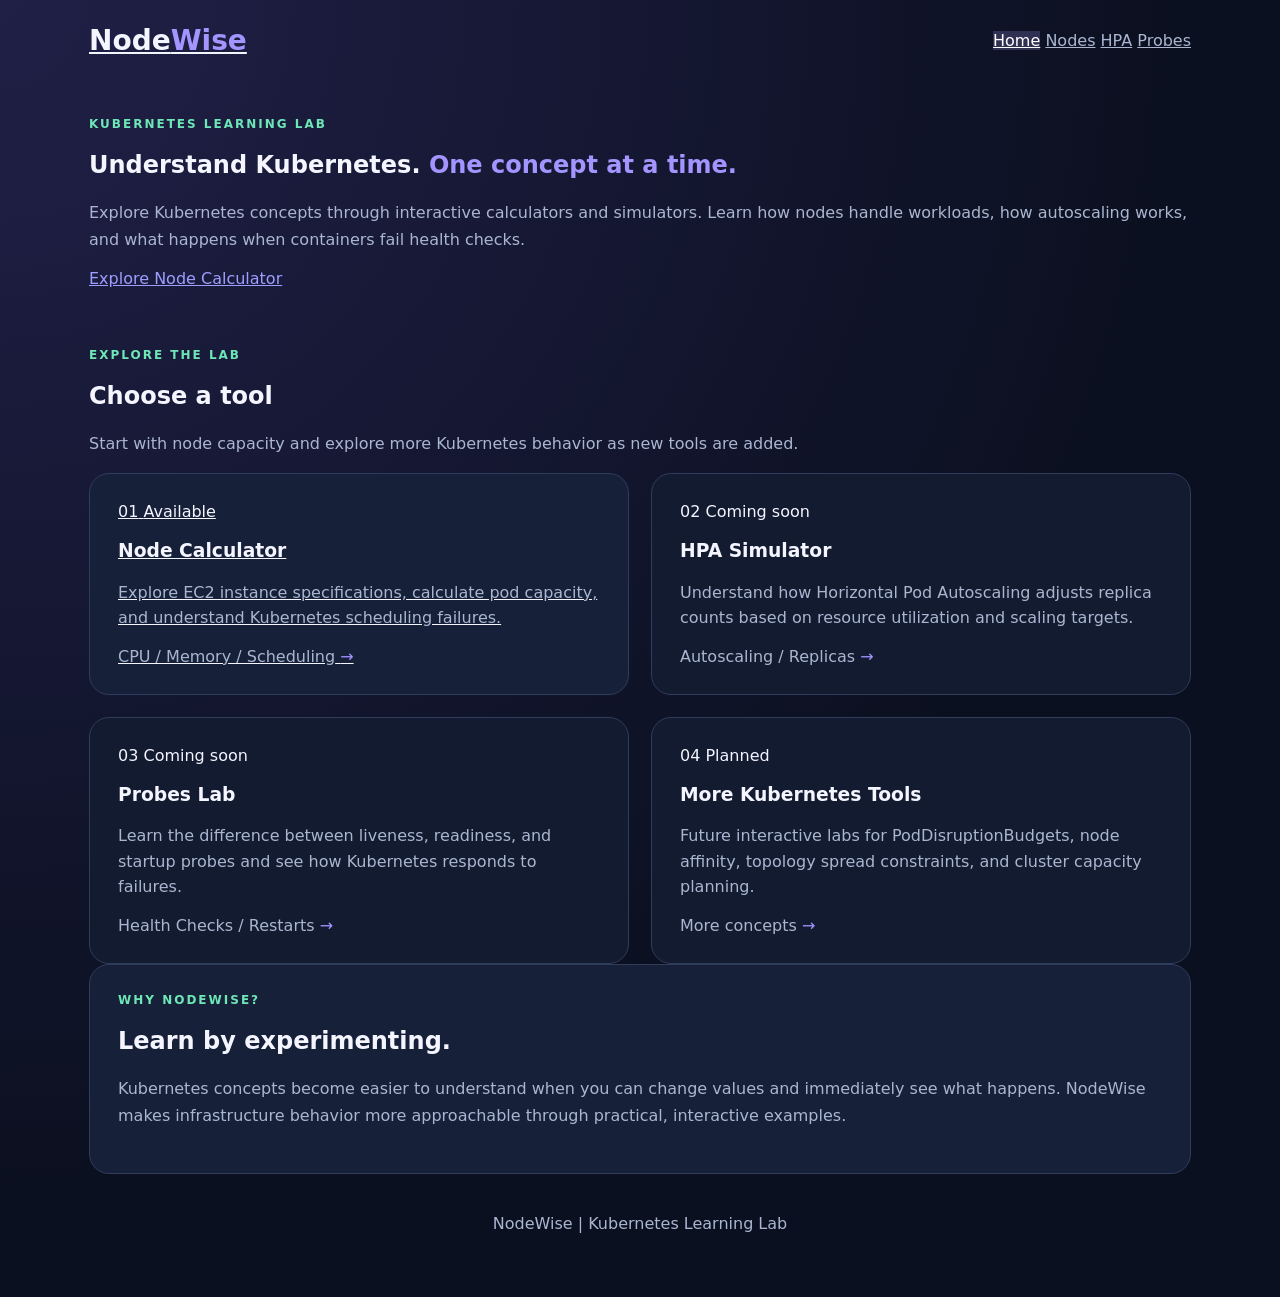
<file: index.html>
<!DOCTYPE html>
<html lang="en">
<head>
  <meta charset="UTF-8">
  <meta name="viewport"
        content="width=device-width, initial-scale=1">

  <title>NodeWise | Kubernetes Learning Lab</title>

  <link rel="stylesheet" href="./style.css">
</head>

<body>

<main>

  <!-- NAVIGATION -->
  <header class="site-header">
    <a href="./index.html" class="brand">
      Node<span>Wise</span>
    </a>

    <nav class="site-nav" aria-label="Main navigation">
      <a href="./index.html" class="active">Home</a>
      <a href="./node.html">Nodes</a>
      <a href="./hpa.html">HPA</a>
      <a href="./probes.html">Probes</a>
    </nav>
  </header>

  <!-- HERO -->
  <section class="home-hero">
    <div class="eyebrow">
      KUBERNETES LEARNING LAB
    </div>

    <h1>
      Understand Kubernetes.
      <span>One concept at a time.</span>
    </h1>

    <p>
      Explore Kubernetes concepts through interactive
      calculators and simulators. Learn how nodes handle
      workloads, how autoscaling works, and what happens
      when containers fail health checks.
    </p>

    <a href="./node.html" class="primary-button">
      Explore Node Calculator
    </a>
  </section>

  <!-- TOOLS -->
  <section class="tools-section">

    <div class="section-heading">
      <div>
        <div class="eyebrow">EXPLORE THE LAB</div>
        <h2>Choose a tool</h2>
      </div>

      <p>
        Start with node capacity and explore more
        Kubernetes behavior as new tools are added.
      </p>
    </div>

    <div class="tool-grid">

      <!-- NODES -->
      <a href="./node.html" class="tool-card">
        <div class="tool-top">
          <span class="tool-number">01</span>
          <span class="tool-status available">
            Available
          </span>
        </div>

        <h3>Node Calculator</h3>

        <p>
          Explore EC2 instance specifications,
          calculate pod capacity, and understand
          Kubernetes scheduling failures.
        </p>

        <div class="tool-footer">
          <span>CPU / Memory / Scheduling</span>
          <span class="tool-arrow">→</span>
        </div>
      </a>

      <!-- HPA -->
      <article class="tool-card upcoming">
        <div class="tool-top">
          <span class="tool-number">02</span>
          <span class="tool-status soon">
            Coming soon
          </span>
        </div>

        <h3>HPA Simulator</h3>

        <p>
          Understand how Horizontal Pod Autoscaling
          adjusts replica counts based on resource
          utilization and scaling targets.
        </p>

        <div class="tool-footer">
          <span>Autoscaling / Replicas</span>
          <span class="tool-arrow">→</span>
        </div>
      </article>

      <!-- PROBES -->
      <article class="tool-card upcoming">
        <div class="tool-top">
          <span class="tool-number">03</span>
          <span class="tool-status soon">
            Coming soon
          </span>
        </div>

        <h3>Probes Lab</h3>

        <p>
          Learn the difference between liveness,
          readiness, and startup probes and see
          how Kubernetes responds to failures.
        </p>

        <div class="tool-footer">
          <span>Health Checks / Restarts</span>
          <span class="tool-arrow">→</span>
        </div>
      </article>

      <!-- FUTURE -->
      <article class="tool-card upcoming">
        <div class="tool-top">
          <span class="tool-number">04</span>
          <span class="tool-status soon">
            Planned
          </span>
        </div>

        <h3>More Kubernetes Tools</h3>

        <p>
          Future interactive labs for PodDisruptionBudgets,
          node affinity, topology spread constraints,
          and cluster capacity planning.
        </p>

        <div class="tool-footer">
          <span>More concepts</span>
          <span class="tool-arrow">→</span>
        </div>
      </article>

    </div>
  </section>

  <!-- ABOUT -->
  <section class="home-about">
    <div class="eyebrow">WHY NODEWISE?</div>

    <h2>Learn by experimenting.</h2>

    <p>
      Kubernetes concepts become easier to understand
      when you can change values and immediately see
      what happens. NodeWise makes infrastructure
      behavior more approachable through practical,
      interactive examples.
    </p>
  </section>

  <footer>
    NodeWise | Kubernetes Learning Lab
  </footer>

</main>

</body>
</html>
</file>
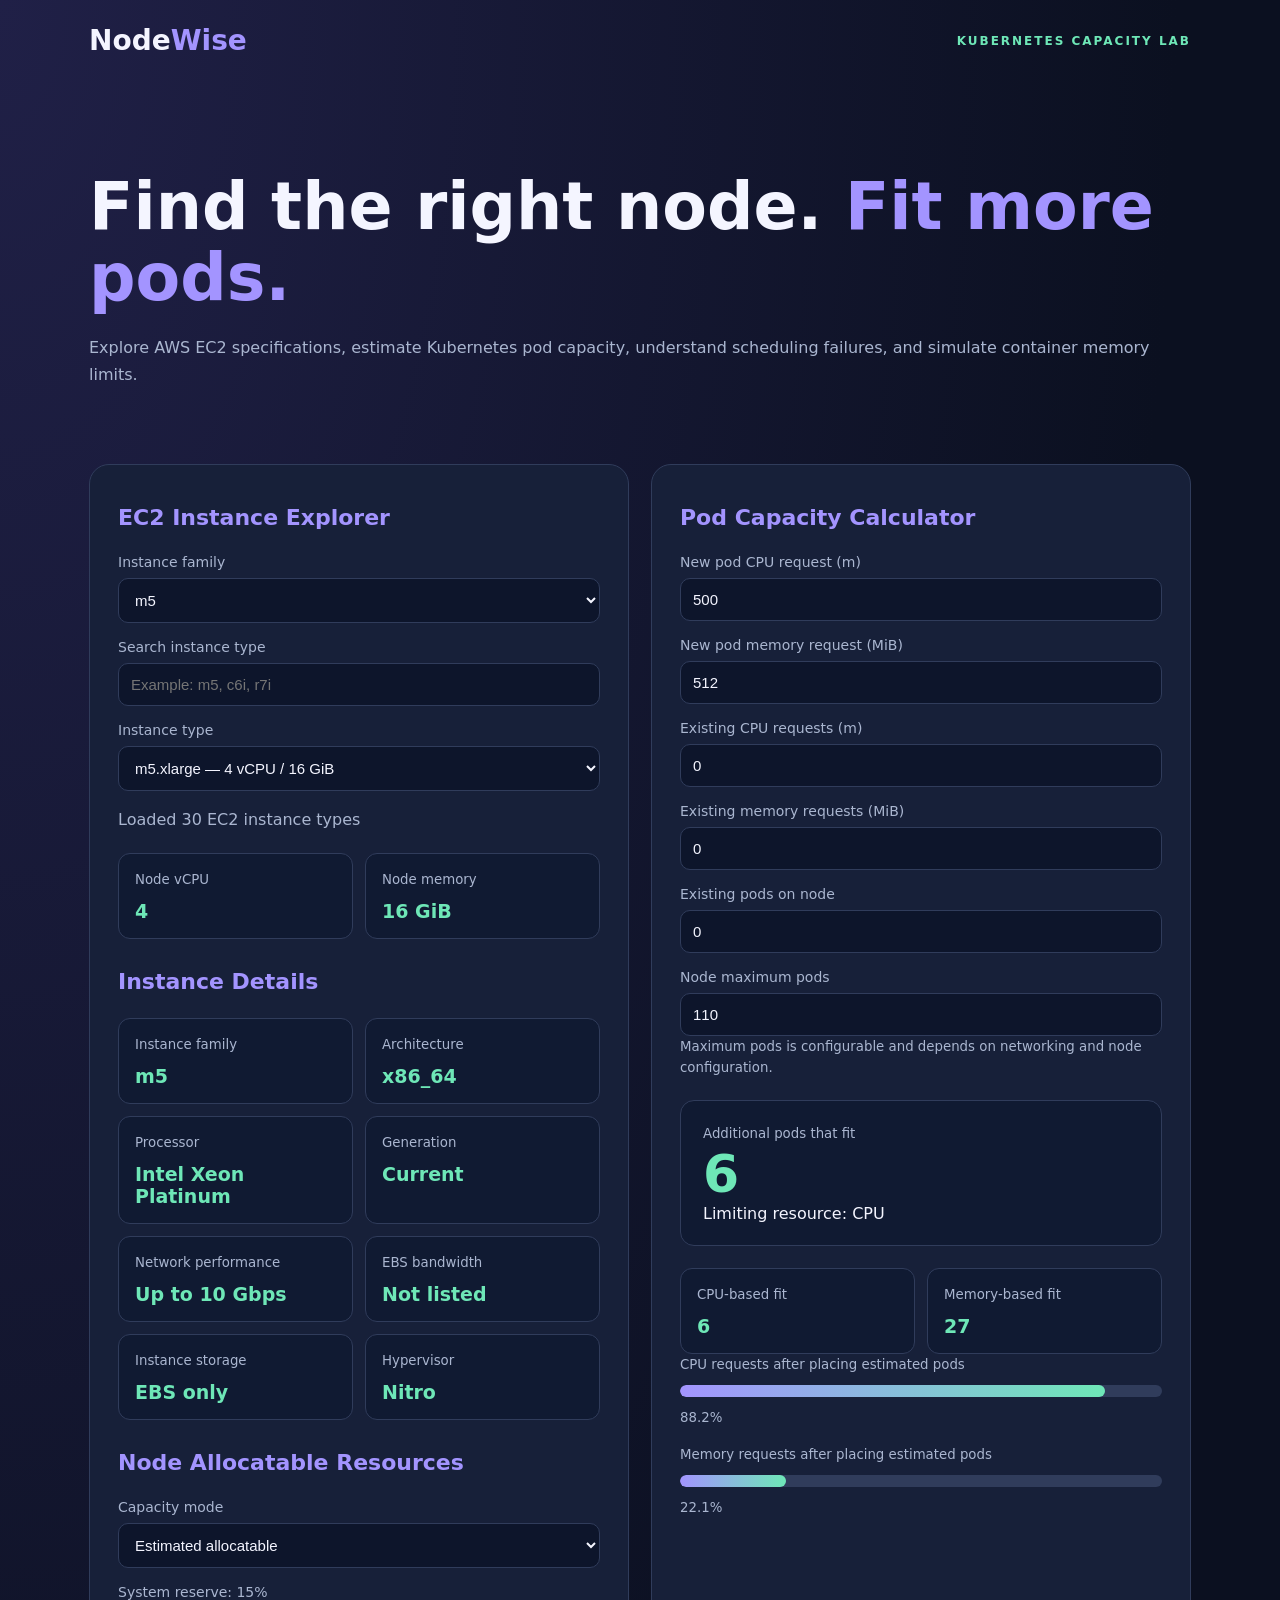
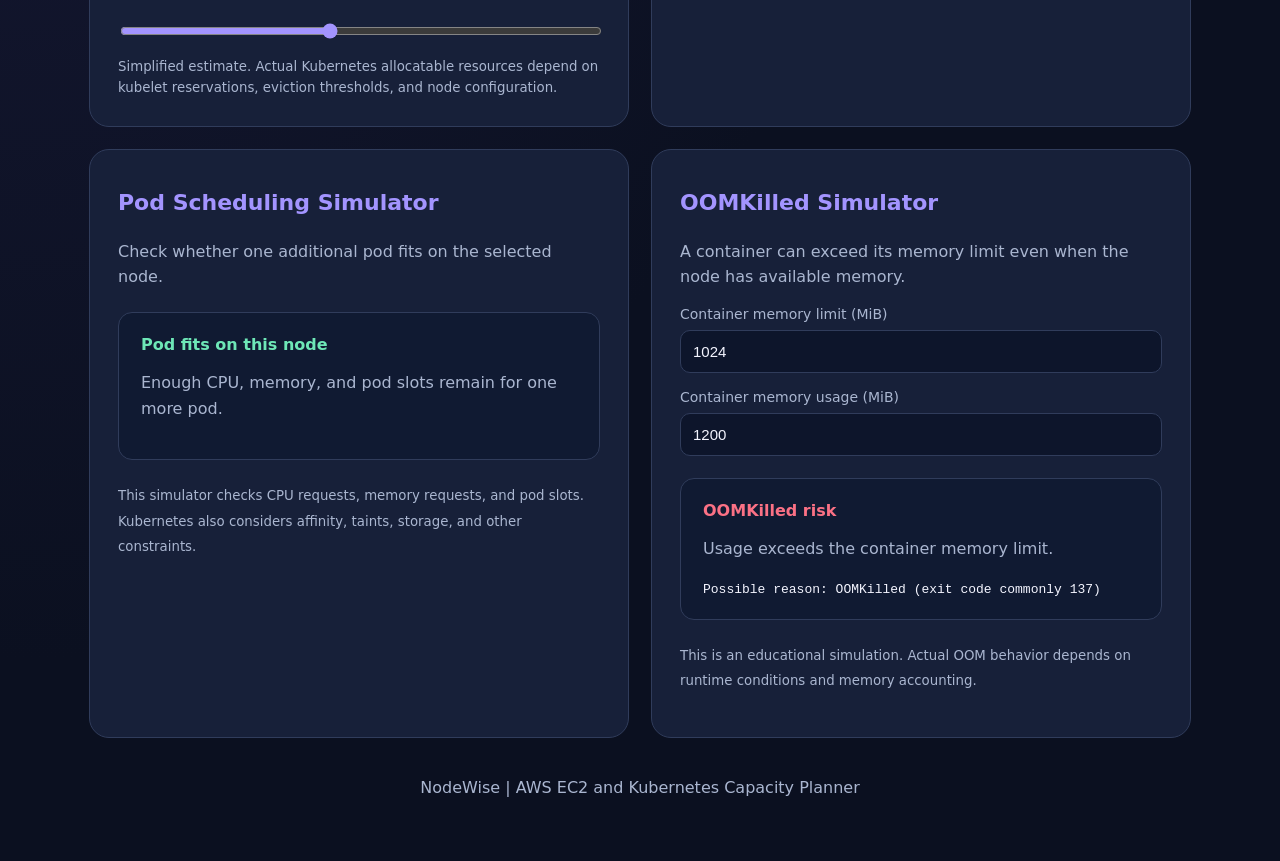
<file: node.html>
<!DOCTYPE html>
<html lang="en">
<head>
  <meta charset="UTF-8">
  <meta name="viewport"
        content="width=device-width, initial-scale=1">

  <title>NodeWise | Kubernetes Capacity Planner</title>

  <link rel="stylesheet" href="./style.css">
</head>

<body>
<main>

<header>
  <div class="logo">Node<span>Wise</span></div>
  <div class="tag">KUBERNETES CAPACITY LAB</div>
</header>

<section class="hero">
  <h1>
    Find the right node.
    <span>Fit more pods.</span>
  </h1>

  <p>
    Explore AWS EC2 specifications, estimate Kubernetes
    pod capacity, understand scheduling failures,
    and simulate container memory limits.
  </p>
</section>

<div class="grid">

  <!-- EC2 INSTANCE CONFIGURATION -->

  <section class="card">
    <h2>EC2 Instance Explorer</h2>

    <label for="family">Instance family</label>
    <select id="family"></select>

    <label for="search">Search instance type</label>
    <input
      id="search"
      placeholder="Example: m5, c6i, r7i"
    >

    <label for="instance">Instance type</label>
    <select id="instance"></select>

    <p id="catalogStatus">
      Loading EC2 instance data...
    </p>

    <div class="stats">
      <div class="stat">
        <small>Node vCPU</small>
        <strong id="vcpu">—</strong>
      </div>

      <div class="stat">
        <small>Node memory</small>
        <strong id="ram">—</strong>
      </div>
    </div>

    <h2>Instance Details</h2>

    <div class="stats">
      <div class="stat">
        <small>Instance family</small>
        <strong id="detailFamily">—</strong>
      </div>

      <div class="stat">
        <small>Architecture</small>
        <strong id="architecture">—</strong>
      </div>

      <div class="stat">
        <small>Processor</small>
        <strong id="processor">—</strong>
      </div>

      <div class="stat">
        <small>Generation</small>
        <strong id="generation">—</strong>
      </div>

      <div class="stat">
        <small>Network performance</small>
        <strong id="network">—</strong>
      </div>

      <div class="stat">
        <small>EBS bandwidth</small>
        <strong id="ebs">—</strong>
      </div>

      <div class="stat">
        <small>Instance storage</small>
        <strong id="storage">—</strong>
      </div>

      <div class="stat">
        <small>Hypervisor</small>
        <strong id="hypervisor">—</strong>
      </div>
    </div>

    <h2>Node Allocatable Resources</h2>

    <label for="mode">Capacity mode</label>
    <select id="mode">
      <option value="estimate">
        Estimated allocatable
      </option>
      <option value="actual">
        Actual allocatable
      </option>
    </select>

    <div id="estimateFields">
      <label for="reserve">
        System reserve:
        <span id="reserveValue">15%</span>
      </label>

      <input
        id="reserve"
        type="range"
        min="0"
        max="35"
        value="15"
      >

      <small>
        Simplified estimate. Actual Kubernetes allocatable
        resources depend on kubelet reservations,
        eviction thresholds, and node configuration.
      </small>
    </div>

    <div id="actualFields" class="hidden">
      <label for="allocCpu">
        Allocatable CPU (millicores)
      </label>
      <input
        id="allocCpu"
        type="number"
        min="1"
        value="3800"
      >

      <label for="allocMem">
        Allocatable memory (MiB)
      </label>
      <input
        id="allocMem"
        type="number"
        min="1"
        value="14000"
      >
    </div>
  </section>

  <!-- POD CAPACITY -->

  <section class="card">
    <h2>Pod Capacity Calculator</h2>

    <label for="podCpu">
      New pod CPU request (m)
    </label>
    <input
      id="podCpu"
      type="number"
      min="1"
      value="500"
    >

    <label for="podMem">
      New pod memory request (MiB)
    </label>
    <input
      id="podMem"
      type="number"
      min="1"
      value="512"
    >

    <label for="usedCpu">
      Existing CPU requests (m)
    </label>
    <input
      id="usedCpu"
      type="number"
      min="0"
      value="0"
    >

    <label for="usedMem">
      Existing memory requests (MiB)
    </label>
    <input
      id="usedMem"
      type="number"
      min="0"
      value="0"
    >

    <label for="usedPods">
      Existing pods on node
    </label>
    <input
      id="usedPods"
      type="number"
      min="0"
      value="0"
    >

    <label for="maxPods">
      Node maximum pods
    </label>
    <input
      id="maxPods"
      type="number"
      min="1"
      value="110"
    >

    <small>
      Maximum pods is configurable and depends on
      networking and node configuration.
    </small>

    <div class="result">
      <small>Additional pods that fit</small>
      <div class="big" id="pods">—</div>
      <div id="bottleneck">—</div>
    </div>

    <div class="stats">
      <div class="stat">
        <small>CPU-based fit</small>
        <strong id="cpuFit">—</strong>
      </div>

      <div class="stat">
        <small>Memory-based fit</small>
        <strong id="memFit">—</strong>
      </div>
    </div>

    <small>
      CPU requests after placing estimated pods
    </small>
    <div class="bar">
      <div class="fill" id="cpuBar"></div>
    </div>
    <small id="cpuPercent">0%</small>

    <p></p>

    <small>
      Memory requests after placing estimated pods
    </small>
    <div class="bar">
      <div class="fill" id="memBar"></div>
    </div>
    <small id="memPercent">0%</small>
  </section>

  <!-- SCHEDULING SIMULATOR -->

  <section class="card">
    <h2>Pod Scheduling Simulator</h2>

    <p>
      Check whether one additional pod fits
      on the selected node.
    </p>

    <div class="result" id="scheduleResult">
      Loading...
    </div>

    <p>
      <small>
        This simulator checks CPU requests,
        memory requests, and pod slots.
        Kubernetes also considers affinity,
        taints, storage, and other constraints.
      </small>
    </p>
  </section>

  <!-- OOM SIMULATOR -->

  <section class="card">
    <h2>OOMKilled Simulator</h2>

    <p>
      A container can exceed its memory limit
      even when the node has available memory.
    </p>

    <label for="limit">
      Container memory limit (MiB)
    </label>
    <input
      id="limit"
      type="number"
      min="1"
      value="1024"
    >

    <label for="usage">
      Container memory usage (MiB)
    </label>
    <input
      id="usage"
      type="number"
      min="0"
      value="1200"
    >

    <div class="result" id="oomResult"></div>

    <p>
      <small>
        This is an educational simulation.
        Actual OOM behavior depends on runtime
        conditions and memory accounting.
      </small>
    </p>
  </section>

</div>

<footer>
  NodeWise | AWS EC2 and Kubernetes Capacity Planner
</footer>

</main>

<script>
const $ = id => document.getElementById(id);

let catalog = {};

function display(value) {
  return value === undefined ||
         value === null ||
         value === ""
    ? "Not listed"
    : String(value);
}

async function loadInstances() {
  try {
    const response = await fetch("./instances.json");

    if (!response.ok) {
      throw new Error(
        "Failed to load instances.json: " +
        response.status
      );
    }

    const instances = await response.json();

    if (!Array.isArray(instances)) {
      throw new Error(
        "instances.json must contain an array"
      );
    }

    const nextCatalog = {};

    for (const item of instances) {
      if (!item ||
          typeof item.instanceType !== "string") {
        continue;
      }

      const type = item.instanceType.trim();
      const vcpu = Number(item.vcpus);
      const memoryMiB = Number(item.memoryMiB);

      if (!type.includes(".") ||
          !Number.isFinite(vcpu) ||
          !Number.isFinite(memoryMiB) ||
          vcpu <= 0 ||
          memoryMiB <= 0) {
        continue;
      }

      const family = type.split(".")[0];

      if (!nextCatalog[family]) {
        nextCatalog[family] = {};
      }

      nextCatalog[family][type] = {
        ...item,
        vcpus: vcpu,
        memoryMiB: memoryMiB
      };
    }

    if (!Object.keys(nextCatalog).length) {
      throw new Error(
        "No valid EC2 instances found"
      );
    }

    catalog = nextCatalog;

    const families = Object.keys(catalog).sort();

    $("family").innerHTML = "";

    for (const family of families) {
      $("family").add(
        new Option(family, family)
      );
    }

    $("family").value = catalog.m5
      ? "m5"
      : families[0];

    const count = Object.values(catalog)
      .reduce(
        (sum, family) =>
          sum + Object.keys(family).length,
        0
      );

    $("catalogStatus").textContent =
      `Loaded ${count} EC2 instance types`;

    fillInstances();

  } catch (error) {
    console.error(error);

    $("catalogStatus").textContent =
      "Unable to load EC2 instance data.";

    $("instance").innerHTML = "";
    $("pods").textContent = "—";

    $("scheduleResult").textContent =
      "Instance catalog unavailable.";
  }
}

function fillInstances() {
  const family = $("family").value;
  const search = $("search").value
    .toLowerCase()
    .trim();

  const previous = $("instance").value;

  $("instance").innerHTML = "";

  if (!catalog[family]) {
    calculate();
    return;
  }

  const names = Object.keys(catalog[family])
    .sort()
    .filter(name =>
      name.toLowerCase().includes(search)
    );

  for (const name of names) {
    const item = catalog[family][name];

    $("instance").add(
      new Option(
        `${name} — ${item.vcpus} vCPU / ` +
        `${item.memoryMiB / 1024} GiB`,
        name
      )
    );
  }

  if (names.includes(previous)) {
    $("instance").value = previous;
  } else if (names.includes("m5.xlarge")) {
    $("instance").value = "m5.xlarge";
  }

  calculate();
}

function number(id) {
  const value = $(id).value.trim();

  return value === ""
    ? NaN
    : Number(value);
}

function updateInstanceDetails(item) {
  $("detailFamily").textContent =
    display(item.family ||
      item.instanceType.split(".")[0]);

  $("architecture").textContent =
    display(item.architecture);

  $("processor").textContent =
    display(item.processor);

  $("generation").textContent =
    display(item.generation);

  $("network").textContent =
    display(item.networkPerformance);

  $("ebs").textContent =
    display(item.ebsBandwidth);

  $("storage").textContent =
    display(item.instanceStorage);

  $("hypervisor").textContent =
    display(item.hypervisor);
}

function clearDetails() {
  [
    "detailFamily",
    "architecture",
    "processor",
    "generation",
    "network",
    "ebs",
    "storage",
    "hypervisor"
  ].forEach(id => {
    $(id).textContent = "—";
  });
}

function calculate() {
  const family = $("family").value;
  const instance = $("instance").value;

  const actual = $("mode").value === "actual";

  $("estimateFields").classList.toggle(
    "hidden", actual
  );

  $("actualFields").classList.toggle(
    "hidden", !actual
  );

  const item = catalog[family]?.[instance];

  if (!item) {
    $("vcpu").textContent = "—";
    $("ram").textContent = "—";
    $("pods").textContent = "—";
    $("cpuFit").textContent = "—";
    $("memFit").textContent = "—";
    $("bottleneck").textContent =
      "No matching instance.";

    $("scheduleResult").textContent =
      "Select an EC2 instance.";

    $("cpuBar").style.width = "0%";
    $("memBar").style.width = "0%";
    $("cpuPercent").textContent = "—";
    $("memPercent").textContent = "—";

    clearDetails();
    return;
  }

  const vcpu = item.vcpus;
  const ram = item.memoryMiB / 1024;

  $("vcpu").textContent = vcpu;
  $("ram").textContent = `${ram} GiB`;

  updateInstanceDetails(item);

  const reserve = number("reserve");

  $("reserveValue").textContent =
    `${reserve}%`;

  const allocCpu = actual
    ? number("allocCpu")
    : vcpu * 1000 * (1 - reserve / 100);

  const allocMem = actual
    ? number("allocMem")
    : item.memoryMiB * (1 - reserve / 100);

  const podCpu = number("podCpu");
  const podMem = number("podMem");
  const usedCpu = number("usedCpu");
  const usedMem = number("usedMem");
  const usedPods = number("usedPods");
  const maxPods = number("maxPods");

  const values = [
    allocCpu,
    allocMem,
    podCpu,
    podMem,
    usedCpu,
    usedMem,
    usedPods,
    maxPods
  ];

  const valid =
    values.every(Number.isFinite) &&
    allocCpu > 0 &&
    allocMem > 0 &&
    podCpu > 0 &&
    podMem > 0 &&
    usedCpu >= 0 &&
    usedMem >= 0 &&
    Number.isInteger(usedPods) &&
    usedPods >= 0 &&
    Number.isInteger(maxPods) &&
    maxPods > 0;

  if (!valid) {
    $("pods").textContent = "—";
    $("cpuFit").textContent = "—";
    $("memFit").textContent = "—";

    $("bottleneck").textContent =
      "Enter valid resource values.";

    $("scheduleResult").textContent =
      "Cannot simulate invalid values.";

    $("cpuBar").style.width = "0%";
    $("memBar").style.width = "0%";
    $("cpuPercent").textContent = "—";
    $("memPercent").textContent = "—";
    return;
  }

  const freeCpu = Math.max(
    0, allocCpu - usedCpu
  );

  const freeMem = Math.max(
    0, allocMem - usedMem
  );

  const freeSlots = Math.max(
    0, maxPods - usedPods
  );

  const cpuFit = Math.floor(
    freeCpu / podCpu
  );

  const memFit = Math.floor(
    freeMem / podMem
  );

  const pods = Math.min(
    cpuFit, memFit, freeSlots
  );

  $("pods").textContent =
    pods.toLocaleString();

  $("cpuFit").textContent =
    cpuFit.toLocaleString();

  $("memFit").textContent =
    memFit.toLocaleString();

  const reasons = [];

  if (freeCpu < podCpu) {
    reasons.push("Insufficient cpu");
  }

  if (freeMem < podMem) {
    reasons.push("Insufficient memory");
  }

  if (freeSlots < 1) {
    reasons.push("Too many pods");
  }

  if (reasons.length) {
    $("scheduleResult").innerHTML =
      `<strong class="bad">
        Pod cannot schedule on this node
       </strong>
       <p>Illustrative FailedScheduling reasons:</p>
       <code>${reasons.join(", ")}</code>`;
  } else {
    $("scheduleResult").innerHTML =
      `<strong class="ok">
        Pod fits on this node
       </strong>
       <p>
         Enough CPU, memory, and pod slots
         remain for one more pod.
       </p>`;
  }

  const limiting = [];

  if (cpuFit === pods) {
    limiting.push("CPU");
  }

  if (memFit === pods) {
    limiting.push("Memory");
  }

  if (freeSlots === pods) {
    limiting.push("Pod slots");
  }

  $("bottleneck").textContent =
    "Limiting resource: " +
    limiting.join(", ");

  const cpuPercent = Math.min(
    100,
    100 * (
      usedCpu + pods * podCpu
    ) / allocCpu
  );

  const memPercent = Math.min(
    100,
    100 * (
      usedMem + pods * podMem
    ) / allocMem
  );

  $("cpuBar").style.width =
    cpuPercent + "%";

  $("memBar").style.width =
    memPercent + "%";

  $("cpuPercent").textContent =
    cpuPercent.toFixed(1) + "%";

  $("memPercent").textContent =
    memPercent.toFixed(1) + "%";
}

function simulateOOM() {
  const limit = number("limit");
  const usage = number("usage");

  if (!Number.isFinite(limit) ||
      !Number.isFinite(usage) ||
      limit <= 0 ||
      usage < 0) {
    $("oomResult").textContent =
      "Enter valid memory values.";
    return;
  }

  if (usage > limit) {
    $("oomResult").innerHTML =
      `<strong class="bad">
        OOMKilled risk
       </strong>
       <p>
         Usage exceeds the container
         memory limit.
       </p>
       <code>
         Possible reason: OOMKilled
         (exit code commonly 137)
       </code>`;
  } else {
    $("oomResult").innerHTML =
      `<strong class="ok">
        Within memory limit
       </strong>
       <p>
         Simulated usage is within
         the configured memory limit.
       </p>`;
  }
}

$("family").addEventListener(
  "change", () => {
    $("search").value = "";
    fillInstances();
  }
);

$("search").addEventListener(
  "input", fillInstances
);

[
  "instance",
  "mode",
  "reserve",
  "allocCpu",
  "allocMem",
  "podCpu",
  "podMem",
  "usedCpu",
  "usedMem",
  "usedPods",
  "maxPods"
].forEach(id => {
  $(id).addEventListener(
    "input", calculate
  );

  $(id).addEventListener(
    "change", calculate
  );
});

["limit", "usage"].forEach(id => {
  $(id).addEventListener(
    "input", simulateOOM
  );
});

loadInstances();
simulateOOM();
</script>

</body>
</html>
</file>
<file: style.css>
/* NodeWise — shared dark dashboard theme */

:root {
  color-scheme: dark;
  --bg: #0b1020;
  --panel: #172039;
  --border: #303c5b;
  --text: #f4f5ff;
  --muted: #aab6d0;
  --purple: #a394ff;
  --green: #6ee7b7;
  --blue: #60a5fa;
  --red: #fb7185;
}

* { box-sizing: border-box; }

body {
  margin: 0;
  background: radial-gradient(
    ellipse at top left, #202047, var(--bg) 65%
  );
  color: var(--text);
  font-family: system-ui, -apple-system, sans-serif;
}

main {
  max-width: 1150px;
  margin: auto;
  padding: 24px;
}

header {
  display: flex;
  justify-content: space-between;
  align-items: center;
  gap: 16px;
  flex-wrap: wrap;
}

.logo, .brand {
  font-size: 28px;
  font-weight: 850;
  color: var(--text);
}

.logo span, .brand span,
.hero h1 span, .home-hero h1 span {
  color: var(--purple);
}

.tag, .eyebrow {
  color: var(--green);
  letter-spacing: 2px;
  font-size: 12px;
  font-weight: 800;
}

.hero, .home-hero {
  padding: 60px 0;
}

.hero h1 {
  font-size: clamp(36px, 6vw, 65px);
  line-height: 1.1;
  margin-bottom: 20px;
}

.hero p, .home-hero p,
.section-heading p, .home-about p {
  color: var(--muted);
  line-height: 1.7;
}

.grid, .tool-grid {
  display: grid;
  grid-template-columns: repeat(2, minmax(0, 1fr));
  gap: 22px;
}

.card, .tool-card, .home-about {
  background: var(--panel);
  border: 1px solid var(--border);
  border-radius: 20px;
  padding: 28px;
  color: var(--text);
}

.card h2 {
  font-size: 22px;
  color: var(--purple);
  margin: 12px 0 24px;
}

.card h2:not(:first-child) {
  margin-top: 30px;
}

.card p, .tool-card p {
  color: var(--muted);
  line-height: 1.6;
}

label {
  display: block;
  margin: 16px 0 8px;
  color: var(--muted);
  font-size: 14px;
}

input, select {
  width: 100%;
  padding: 12px;
  background: #0d152b;
  border: 1px solid var(--border);
  border-radius: 10px;
  color: var(--text);
  font-size: 15px;
}

input:focus, select:focus {
  outline: 2px solid var(--purple);
  outline-offset: 1px;
}

input[type="range"] {
  accent-color: var(--purple);
}

small {
  color: var(--muted);
  line-height: 1.5;
}

.stats {
  display: grid;
  grid-template-columns: repeat(2, minmax(0, 1fr));
  gap: 12px;
  margin-top: 20px;
}

.stat {
  background: #101a32;
  border: 1px solid var(--border);
  border-radius: 12px;
  padding: 16px;
  min-width: 0;
}

.stat small {
  display: block;
  margin-bottom: 10px;
}

.stat strong {
  display: block;
  color: var(--green);
  font-size: 19px;
  overflow-wrap: anywhere;
}

.result {
  background: #101a32;
  border: 1px solid var(--border);
  border-radius: 14px;
  padding: 22px;
  margin: 22px 0;
}

.big {
  font-size: 52px;
  font-weight: 850;
  color: var(--green);
}

.bar {
  height: 12px;
  background: #303c5b;
  border-radius: 20px;
  overflow: hidden;
  margin: 10px 0;
}

.fill {
  height: 100%;
  width: 0;
  background: linear-gradient(90deg, #a394ff, #6ee7b7);
  border-radius: inherit;
  transition: width 0.25s;
}

.ok { color: var(--green); }
.bad { color: var(--red); }
.hidden { display: none !important; }

.site-nav a {
  color: var(--muted);
}

.site-nav a:hover,
.site-nav a.active {
  background: #303052;
  color: white;
}

.tool-card.upcoming {
  background: #131b30;
}

.tool-card h3, .home-about h2,
.section-heading h2 {
  color: var(--text);
}

.tool-card .tool-footer {
  border-color: var(--border);
  color: var(--muted);
}

.tool-card .tool-arrow {
  color: var(--purple);
}

footer {
  text-align: center;
  color: var(--muted);
  padding: 40px 0;
}

@media (max-width: 750px) {
  .grid, .tool-grid {
    grid-template-columns: 1fr;
  }

  .card { padding: 20px; }
  .stats { gap: 10px; }
  .stat { padding: 12px; }
  .hero { padding: 35px 0; }
}
</file>
